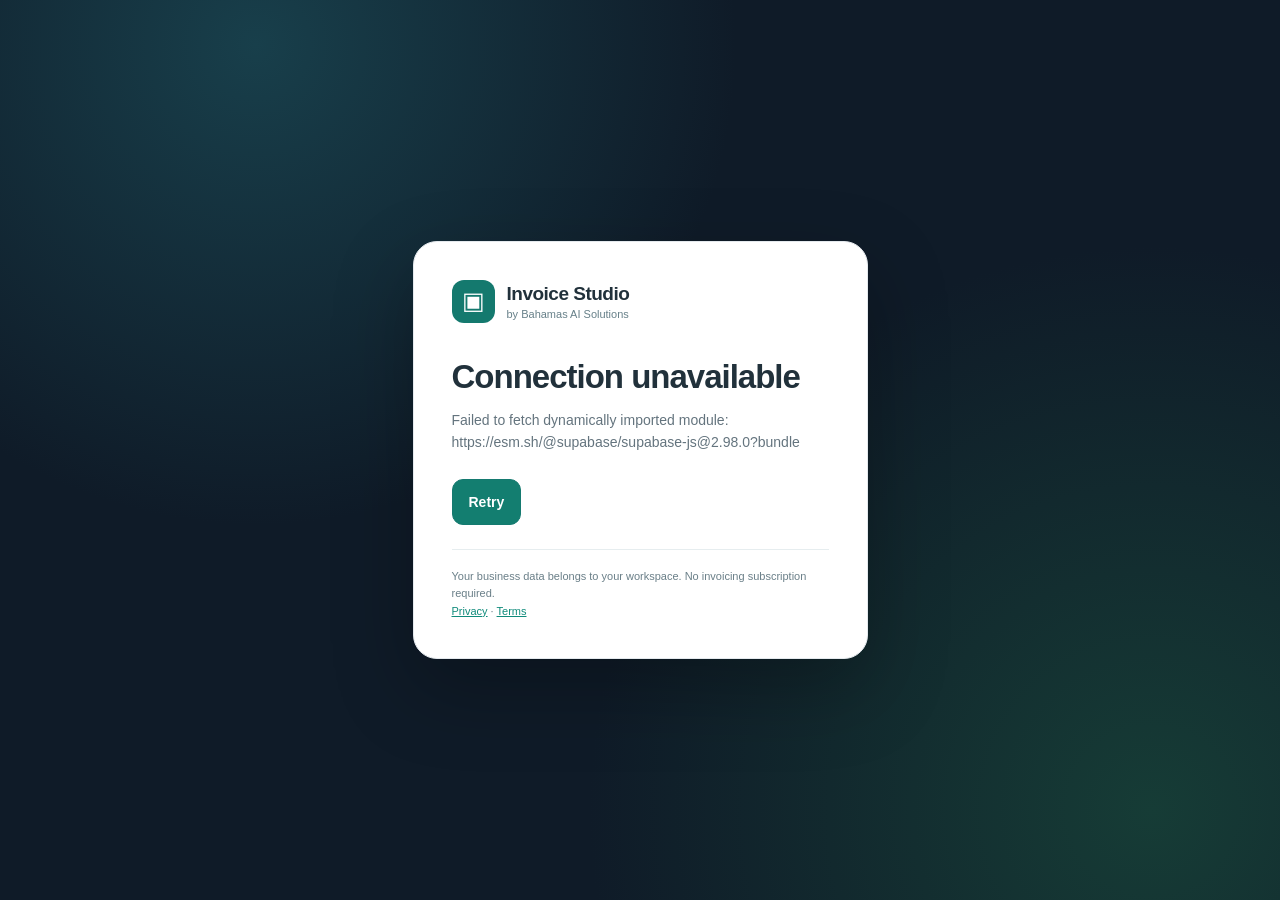
<file: index.html>
<!doctype html><html lang="en"><head>
 <meta charset="utf-8"><meta name="viewport" content="width=device-width,initial-scale=1,viewport-fit=cover">
 <meta name="theme-color" content="#0f1b28"><meta name="description" content="Free, secure invoicing for small businesses. Make estimates, invoices, branded PDFs and financial reports, from anywhere.">
 <title>Invoice Studio | Free invoicing for small businesses</title>
 <link rel="icon" href="./icon.svg" type="image/svg+xml"><link rel="manifest" href="./manifest.webmanifest">
 <link rel="stylesheet" href="./styles.css">
</head><body><div id="app"><main class="auth-screen"><div class="auth-card"><h1>Invoice Studio</h1><p>Loading secure sign-in…</p></div></main></div>
<script src="./config.js"></script><script type="module" src="./cloud.js"></script>
</body></html>
</file>
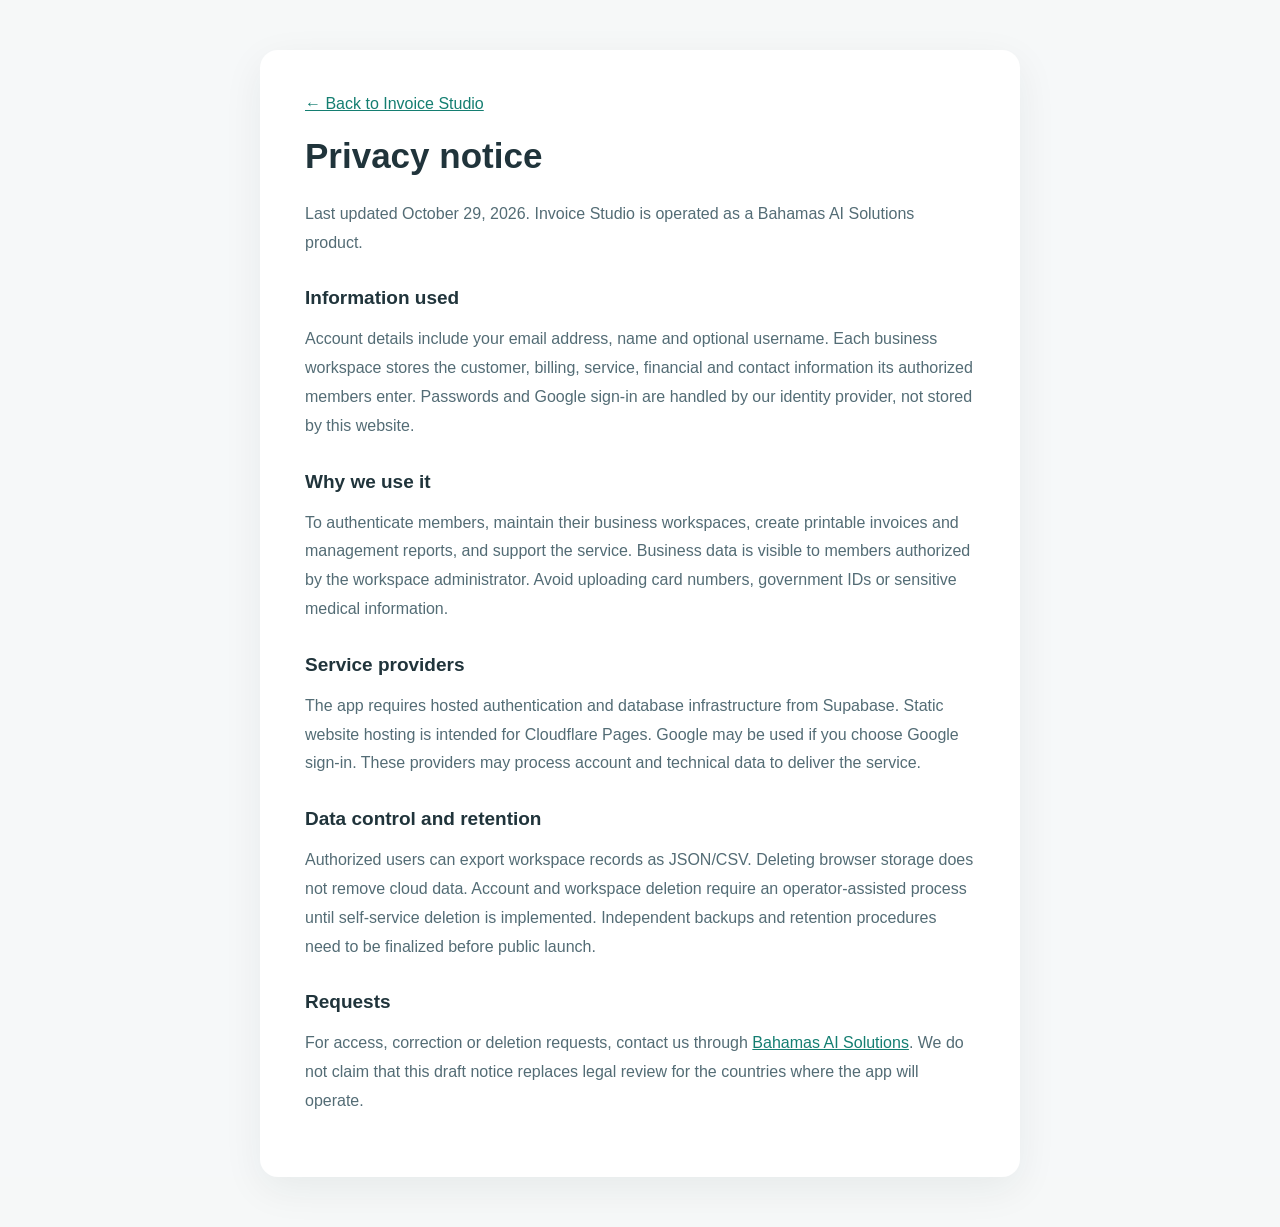
<file: privacy.html>
<!doctype html><html lang="en"><head><meta charset="utf-8"><meta name="viewport" content="width=device-width,initial-scale=1"><title>Privacy | Invoice Studio</title><link rel="stylesheet" href="styles.css"></head><body class="legal"><main><a href="./">← Back to Invoice Studio</a><h1>Privacy notice</h1><p>Last updated October 29, 2026. Invoice Studio is operated as a Bahamas AI Solutions product.</p><h2>Information used</h2><p>Account details include your email address, name and optional username. Each business workspace stores the customer, billing, service, financial and contact information its authorized members enter. Passwords and Google sign-in are handled by our identity provider, not stored by this website.</p><h2>Why we use it</h2><p>To authenticate members, maintain their business workspaces, create printable invoices and management reports, and support the service. Business data is visible to members authorized by the workspace administrator. Avoid uploading card numbers, government IDs or sensitive medical information.</p><h2>Service providers</h2><p>The app requires hosted authentication and database infrastructure from Supabase. Static website hosting is intended for Cloudflare Pages. Google may be used if you choose Google sign-in. These providers may process account and technical data to deliver the service.</p><h2>Data control and retention</h2><p>Authorized users can export workspace records as JSON/CSV. Deleting browser storage does not remove cloud data. Account and workspace deletion require an operator-assisted process until self-service deletion is implemented. Independent backups and retention procedures need to be finalized before public launch.</p><h2>Requests</h2><p>For access, correction or deletion requests, contact us through <a href="https://bahamasaisolutions.com">Bahamas AI Solutions</a>. We do not claim that this draft notice replaces legal review for the countries where the app will operate.</p></main></body></html>
</file>
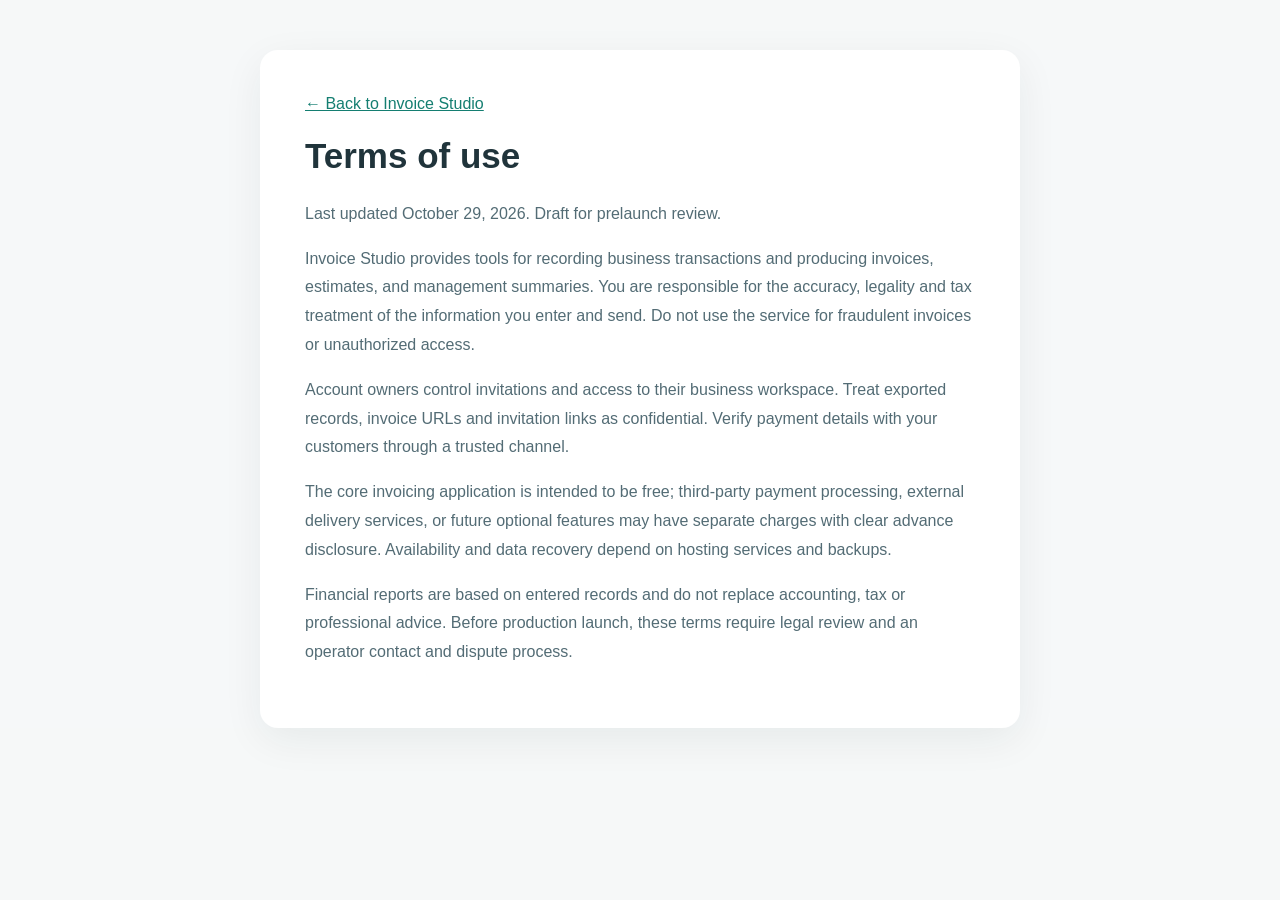
<file: terms.html>
<!doctype html><html lang="en"><head><meta charset="utf-8"><meta name="viewport" content="width=device-width,initial-scale=1"><title>Terms | Invoice Studio</title><link rel="stylesheet" href="styles.css"></head><body class="legal"><main><a href="./">← Back to Invoice Studio</a><h1>Terms of use</h1><p>Last updated October 29, 2026. Draft for prelaunch review.</p><p>Invoice Studio provides tools for recording business transactions and producing invoices, estimates, and management summaries. You are responsible for the accuracy, legality and tax treatment of the information you enter and send. Do not use the service for fraudulent invoices or unauthorized access.</p><p>Account owners control invitations and access to their business workspace. Treat exported records, invoice URLs and invitation links as confidential. Verify payment details with your customers through a trusted channel.</p><p>The core invoicing application is intended to be free; third-party payment processing, external delivery services, or future optional features may have separate charges with clear advance disclosure. Availability and data recovery depend on hosting services and backups.</p><p>Financial reports are based on entered records and do not replace accounting, tax or professional advice. Before production launch, these terms require legal review and an operator contact and dispute process.</p></main></body></html>
</file>
<file: styles.css>
:root{--ink:#14242d;--muted:#78858f;--line:#e4e9ec;--paper:#fff;--canvas:#f6f8f8;--side:#101e2a;--accent:#108b7b;--accentlight:#e5f5ef;--danger:#b94a4c;--gold:#ad791c;--shadow:0 14px 35px rgba(20,36,45,.055)}
*{box-sizing:border-box}html,body{margin:0;min-height:100%;font-family:Inter,-apple-system,BlinkMacSystemFont,"Segoe UI",sans-serif;color:var(--ink);background:var(--canvas);-webkit-font-smoothing:antialiased}body{min-width:320px}button,input,select,textarea{font:inherit}button{cursor:pointer}button:disabled{opacity:.4;cursor:not-allowed}a{color:var(--accent)}.app-shell{display:flex;min-height:100vh}.sidebar{width:250px;min-width:250px;background:var(--side);color:#fff;display:flex;flex-direction:column;position:sticky;top:0;height:100vh;padding:30px 17px 23px}.brand{display:flex;align-items:center;gap:12px;padding:2px 13px 34px}.brand-mark{width:37px;height:37px;display:grid;place-items:center;border-radius:11px;background:#d2f4e9;color:#046c5d}.brand strong{font-size:17px;letter-spacing:-.55px}.brand small{display:block;color:#8296a3;font-size:10px;letter-spacing:1.8px;text-transform:uppercase;margin-top:3px}.side-caption{font-size:10px;letter-spacing:2px;color:#607785;font-weight:750;margin:18px 13px 13px;text-transform:uppercase}.nav{display:flex;flex-direction:column;gap:4px}.nav-btn{border:0;background:transparent;color:#9fb0ba;display:flex;align-items:center;gap:13px;width:100%;padding:13px 13px;border-radius:10px;text-align:left;font-size:13px;font-weight:550;transition:.16s}.nav-btn:hover{background:#1a313c;color:#fff}.nav-btn.active{background:#1e3a42;color:#b6f6dc}.nav-btn svg{width:17px;height:17px;stroke-width:1.8}.nav-btn .nav-label{flex:1}.side-foot{margin-top:auto;padding:0 11px}.privacy-note{border-top:1px solid #293c47;padding-top:20px;font-size:11px;color:#8398a4;line-height:1.6}.privacy-note .dot{display:inline-block;width:7px;height:7px;border-radius:50%;background:#60c3a5;margin-right:7px}.side-version{margin-top:18px;color:#4d6776;font-size:10px}.main{flex:1;min-width:0}.topbar{height:78px;border-bottom:1px solid var(--line);background:rgba(255,255,255,.83);display:flex;align-items:center;justify-content:space-between;padding:0 47px;gap:16px}.crumb{display:flex;align-items:center;gap:12px;font-size:12px;color:#8a989f}.crumb strong{color:var(--ink);font-weight:700}.top-actions{display:flex;align-items:center;gap:10px}.avatar{height:36px;width:36px;display:grid;place-items:center;border-radius:50%;background:#dbe9e9;color:#0d776d;font-weight:750;font-size:13px;border:2px solid white;box-shadow:0 0 0 1px #dae5e5}.workspace{max-width:1390px;margin:auto;padding:43px 47px 90px}.eyebrow{text-transform:uppercase;letter-spacing:2.4px;font-size:10px;color:var(--accent);font-weight:800;margin-bottom:12px}.page-heading{display:flex;justify-content:space-between;gap:16px;align-items:center;margin-bottom:29px}.page-heading h1{margin:0;font-size:30px;line-height:1.2;font-weight:720;letter-spacing:-1.5px}.page-heading p{margin:8px 0 0;color:var(--muted);font-size:13px;line-height:1.5}.heading-buttons{display:flex;gap:9px;flex-wrap:wrap;justify-content:flex-end}.btn{border:1px solid transparent;display:inline-flex;align-items:center;justify-content:center;gap:8px;min-height:39px;padding:0 15px;border-radius:9px;font-size:12px;font-weight:700;white-space:nowrap;text-decoration:none;transition:.15s}.btn svg{width:15px;height:15px}.btn:hover{filter:brightness(.97);transform:translateY(-1px)}.btn-primary{background:#117f70;color:#fff;box-shadow:0 5px 14px rgba(17,127,112,.15)}.btn-secondary{color:#283b42;background:#fff;border-color:#dce4e6}.btn-outline{color:#0e786a;background:var(--accentlight);border-color:#d0eae3}.btn-danger{color:#ba3a42;background:#fff0ef;border-color:#fad9d7}.btn-quiet{color:#667880;background:transparent;border-color:transparent}.btn-sm{min-height:30px;padding:0 10px;border-radius:7px;font-size:11px}.icon-btn{border:1px solid var(--line);display:inline-grid;place-items:center;min-width:35px;height:35px;background:#fff;border-radius:9px;color:#667780}.icon-btn svg{width:17px;height:17px}.menu-action{display:none}.demo-banner{border:1px solid #eadbb7;background:#fffaf0;border-radius:11px;padding:12px 16px;margin-bottom:24px;display:flex;justify-content:space-between;align-items:center;gap:15px;color:#745e28;font-size:12px}.demo-banner strong{font-weight:750}.demo-banner button{background:none;border:0;color:#84631a;text-decoration:underline;font-size:12px;font-weight:700}.metric-grid{display:grid;grid-template-columns:repeat(4,minmax(0,1fr));gap:17px;margin-bottom:24px}.metric{background:#fff;border:1px solid #e8ecee;border-radius:15px;box-shadow:var(--shadow);padding:23px 23px 21px;position:relative;overflow:hidden}.metric-title{display:flex;align-items:center;justify-content:space-between;font-size:12px;color:#76858b;margin-bottom:19px}.metric-icon{height:30px;width:30px;border-radius:9px;display:grid;place-items:center;background:#ecf5f4;color:#118e7e}.metric-icon svg{width:16px;height:16px}.metric-value{font-size:27px;letter-spacing:-1px;font-weight:750;line-height:1.3;font-variant-numeric:tabular-nums}.metric-foot{font-size:11px;color:#85939b;margin-top:10px}.metric-foot span{color:#158c72;font-weight:700}.content-grid{display:grid;grid-template-columns:minmax(0,1.7fr) minmax(255px,1fr);gap:20px}.panel{background:#fff;border:1px solid #e7ecee;border-radius:15px;box-shadow:var(--shadow);min-width:0}.panel-head{padding:24px 24px 18px;display:flex;align-items:center;justify-content:space-between;gap:12px}.panel-head h2,.card-head h2{font-size:15px;letter-spacing:-.3px;margin:0;font-weight:740}.panel-head p{font-size:11px;color:var(--muted);margin:6px 0 0}.link-button{background:none;border:0;font-weight:700;color:var(--accent);font-size:11px;display:inline-flex;align-items:center;gap:4px}.link-button svg{height:14px;width:14px}.table-wrap{width:100%;overflow-x:auto}.table{width:100%;border-collapse:collapse;text-align:left;white-space:nowrap}.table th{color:#87939b;font-size:10px;font-weight:730;text-transform:uppercase;letter-spacing:1px;padding:12px 23px;border-bottom:1px solid #e9edef}.table td{padding:17px 23px;border-bottom:1px solid #edf0f2;font-size:12px}.table tr:last-child td{border-bottom:0}.table tbody tr:hover{background:#fbfdfc}.table tr.clickable{cursor:pointer}.table .strong{font-weight:740}.table .sub{display:block;color:#8a969d;font-size:11px;margin-top:5px}.table .money{font-variant-numeric:tabular-nums;font-weight:720}.badge{font-size:10px;font-weight:750;padding:6px 9px;border-radius:20px;display:inline-flex;align-items:center;gap:5px}.badge:before{content:"";height:5px;width:5px;border-radius:50%;background:currentColor}.badge-paid,.badge-accepted{background:#e8f7ef;color:#198a63}.badge-overdue,.badge-declined{background:#fff0f0;color:#b84c4e}.badge-sent,.badge-partial{background:#eaf0fb;color:#537cbe}.badge-draft{background:#f0f1f2;color:#768088}.panel-body{padding:0 24px 25px}.quick-list{display:flex;flex-direction:column;gap:12px}.quick-btn{background:#f8faf9;border:1px solid #ebf0ef;display:flex;align-items:center;gap:13px;width:100%;padding:14px;border-radius:10px;text-align:left;color:var(--ink)}.quick-btn:hover{background:#e9f6f1}.quick-btn .quick-ico{width:35px;height:35px;display:grid;place-items:center;background:#e4f4ee;border-radius:9px;color:var(--accent)}.quick-btn .quick-ico svg{width:17px;height:17px}.quick-btn strong{font-size:12px}.quick-btn small{display:block;color:#85939a;margin-top:3px;font-size:11px}.quick-btn .arrow{margin-left:auto;color:#819394}.tip{background:#edf7f3;border-radius:12px;padding:18px;margin-top:16px;font-size:12px;color:#54746c;line-height:1.6}.tip strong{color:#1d6f5e}.search-bar{display:flex;align-items:center;gap:11px;flex-wrap:wrap;margin-bottom:16px}.search-box{display:flex;align-items:center;gap:8px;border:1px solid #e0e6e7;border-radius:10px;background:#fff;padding:0 12px;min-height:40px;flex:1;min-width:180px}.search-box svg{width:16px;height:16px;color:#96a3a8}.search-box input{border:0;outline:0;font-size:12px;min-width:0;width:100%;background:transparent}.filter{border:1px solid #e0e6e7;background:#fff;border-radius:9px;min-height:40px;padding:0 10px;min-width:125px;color:#52636d;font-size:12px}.empty{padding:58px 20px;text-align:center;color:#87949c}.empty svg{width:40px;height:40px;color:#b1c4c7}.empty strong{display:block;color:#2b4249;font-size:15px;margin-top:12px}.empty p{font-size:12px;line-height:1.7;max-width:330px;margin:8px auto 16px}.row-actions{display:flex;gap:5px}.row-actions .icon-btn{height:29px;min-width:29px;border:0;background:transparent}.row-actions .icon-btn:hover{background:#f0f5f2}.form-card{padding:25px}.settings-grid{display:grid;grid-template-columns:1fr 1fr;gap:20px}.field-grid{display:grid;grid-template-columns:repeat(2,minmax(0,1fr));gap:15px}.field{display:flex;flex-direction:column;gap:7px;min-width:0}.field label{font-size:11px;color:#50626c;font-weight:700}.field input,.field textarea,.field select{width:100%;border:1px solid #dde5e7;border-radius:9px;background:#fff;color:var(--ink);font-size:13px;outline:0;padding:10px 12px;min-height:40px}.field textarea{resize:vertical;min-height:83px;line-height:1.5}.field :is(input,textarea,select):focus{border-color:#3da693;box-shadow:0 0 0 3px rgba(21,150,124,.11)}.field input[type=color]{padding:3px;height:40px}.field input[type=checkbox]{width:auto;min-height:initial}.full{grid-column:1/-1}.section-label{font-size:13px;font-weight:750;letter-spacing:-.2px;color:#344951;margin:0 0 17px}.muted{color:var(--muted)}.tiny{font-size:11px;line-height:1.6}.toolbar{display:flex;gap:8px;flex-wrap:wrap}.report-grid{display:grid;grid-template-columns:1.3fr 1fr;gap:20px}.bar-chart{padding:6px 25px 23px;height:240px;display:flex;align-items:flex-end;gap:15px}.bar-col{flex:1;height:100%;display:flex;flex-direction:column;align-items:center;justify-content:flex-end;gap:8px;color:#96a1a7;font-size:10px}.bar-track{height:165px;width:100%;display:flex;align-items:flex-end;justify-content:center;position:relative;background:linear-gradient(to top,transparent 24%,#f5f7f7 24%,#f5f7f7 25%,transparent 25%,transparent 49%,#f5f7f7 49%,#f5f7f7 50%,transparent 50%,transparent 74%,#f5f7f7 74%,#f5f7f7 75%,transparent 75%)}.bar{width:min(34px,80%);border-radius:6px 6px 0 0;background:linear-gradient(#1ca790,#0f796e);min-height:2px}.help-row{display:flex;align-items:center;gap:10px;color:#798b91;font-size:11px;margin-top:15px}.help-row svg{width:15px;height:15px}.modal-backdrop{position:fixed;inset:0;z-index:50;background:rgba(9,24,32,.59);backdrop-filter:blur(4px);display:flex;align-items:center;justify-content:center;padding:24px;overflow:auto}.modal{width:min(620px,100%);background:#fff;border-radius:16px;box-shadow:0 30px 110px #061a3044;max-height:92vh;display:flex;flex-direction:column}.modal.wide{width:min(970px,100%)}.modal-header{padding:22px 28px;border-bottom:1px solid var(--line);display:flex;justify-content:space-between;align-items:center;gap:12px;flex:none}.modal-header h2{margin:0;font-size:18px;letter-spacing:-.7px}.modal-header small{display:block;font-size:11px;color:#8b989f;margin-top:5px}.modal-content{overflow:auto;padding:25px 28px;min-height:0}.modal-footer{padding:15px 28px;border-top:1px solid var(--line);display:flex;align-items:center;justify-content:space-between;gap:10px;flex:none}.modal-footer .right{display:flex;gap:8px}.doc-columns{display:grid;grid-template-columns:1fr 1fr 1fr;gap:13px}.line-table{border:1px solid var(--line);border-radius:11px;overflow:auto;margin-top:21px}.line-table table{border-collapse:collapse;width:100%;min-width:630px}.line-table th{font-size:10px;letter-spacing:1px;color:#82929a;text-transform:uppercase;text-align:left;background:#f8faf9;padding:11px}.line-table td{padding:7px 9px;border-top:1px solid #edf1f1}.line-table :is(input,select){width:100%;border:1px solid #e3e9e9;border-radius:7px;padding:9px;color:var(--ink);font-size:12px}.line-table .check{width:auto}.line-table .narrow{width:75px}.line-table .price{width:100px}.line-table .delete-line{border:0;background:none;color:#a44952}.totals-box{margin-left:auto;width:300px;max-width:100%;margin-top:17px}.totals-row{display:flex;align-items:center;justify-content:space-between;padding:8px 0;font-size:12px;color:#73848b}.totals-row strong{color:var(--ink)}.totals-row.grand{border-top:1px solid var(--line);font-weight:780;font-size:17px;color:var(--ink);margin-top:5px;padding-top:15px}.totals-box input{width:66px;padding:5px;border:1px solid #dfe8e7;border-radius:6px;text-align:right}.doc-preview{background:#fff;border:1px solid var(--line);border-radius:10px;padding:28px;margin-bottom:16px}.preview-top{display:flex;justify-content:space-between;gap:30px;border-bottom:2px solid #178c7b;padding-bottom:23px}.preview-top h2{font-size:24px;margin:0;color:#14252d}.preview-title{text-align:right}.preview-title h2{font-size:30px;letter-spacing:1px;font-weight:750}.preview-title p{color:#7c898e;font-size:12px}.preview-middle{display:grid;grid-template-columns:1fr 1fr;gap:20px;padding:24px 0;font-size:12px;line-height:1.7}.preview-middle small{font-size:10px;color:#819197;text-transform:uppercase;letter-spacing:1.2px;font-weight:800}.preview-table{width:100%;border-collapse:collapse;margin:14px 0 18px}.preview-table th{border-bottom:1px solid #d9e3e1;background:#f5faf8;text-align:left;padding:11px;font-size:11px}.preview-table td{border-bottom:1px solid #e8eeed;padding:12px 10px;font-size:12px}.preview-table .num{text-align:right}.preview-total{margin-left:auto;width:260px;max-width:100%;font-size:12px}.preview-total div{display:flex;justify-content:space-between;padding:8px 0}.preview-total .big{font-weight:800;font-size:18px;border-top:2px solid #1a897a;padding:14px 0}.preview-notes{border-top:1px solid #e8efed;padding-top:18px;margin-top:25px;line-height:1.7;font-size:11px;color:#52656c;white-space:pre-wrap}.overview-insight{padding:22px;background:linear-gradient(130deg,#14352f,#0d6356);color:#fff;border-radius:14px;margin-bottom:20px}.overview-insight span{font-size:10px;text-transform:uppercase;letter-spacing:1.5px;color:#b0ddd2}.overview-insight h3{font-size:20px;letter-spacing:-.6px;line-height:1.4;margin:9px 0}.overview-insight p{font-size:11px;color:#b4d6ce;line-height:1.6}.overview-insight button{border:0;border-radius:7px;padding:9px 13px;background:#e5f6ee;font-size:11px;font-weight:700;color:#135b4e}.data-warning{padding:13px 16px;font-size:12px;background:#fff7e8;border:1px solid #f2e4c8;border-radius:9px;color:#876522;line-height:1.6}.chart-legend{display:flex;gap:15px;align-items:center;font-size:11px;color:#7d898d}.chart-legend b{width:8px;height:8px;border-radius:2px;display:inline-block;background:#159680}.toast{position:fixed;right:24px;bottom:24px;z-index:100;background:#152c33;color:#fff;border-radius:10px;padding:13px 18px;box-shadow:0 12px 35px #152c3330;font-size:12px;max-width:360px}.mobile-nav{display:none}.logo-preview{max-height:62px;max-width:150px;object-fit:contain}.double-button{display:flex;align-items:center;gap:9px;flex-wrap:wrap}.inline-note{font-size:10px;color:#88979b}.pill-initial{height:34px;width:34px;border-radius:10px;background:#eef4f3;color:#268374;display:grid;place-items:center;font-weight:760}.client-cell{display:flex;align-items:center;gap:10px}.no-wrap{white-space:nowrap}
@media(max-width:1200px){.metric-grid{grid-template-columns:repeat(2,minmax(0,1fr))}.workspace{padding:35px 30px 90px}.topbar{padding:0 30px}.sidebar{width:216px;min-width:216px}.table td,.table th{padding-left:15px;padding-right:15px}}
@media(max-width:900px){.sidebar{width:71px;min-width:71px;padding:24px 11px}.brand{padding:0 7px 28px}.brand strong,.brand small,.side-caption,.nav-label,.side-foot{display:none}.nav-btn{justify-content:center;padding:14px 0}.nav-btn svg{width:20px;height:20px}.content-grid,.report-grid{grid-template-columns:1fr}.settings-grid{grid-template-columns:1fr}.topbar{height:67px}}
@media(max-width:650px){.sidebar{display:none}.topbar{height:63px;padding:0 18px}.workspace{padding:28px 16px 105px}.crumb{font-size:11px}.top-actions .btn-secondary{display:none}.page-heading{align-items:flex-start;flex-direction:column;gap:16px;margin-bottom:20px}.page-heading h1{font-size:26px}.heading-buttons{justify-content:flex-start;width:100%}.metric-grid{gap:10px;margin-bottom:14px}.metric{padding:17px 14px;border-radius:12px}.metric-title{font-size:10px;margin-bottom:10px}.metric-value{font-size:20px}.metric-icon{height:26px;width:26px}.metric-foot{font-size:10px}.panel-head{padding:19px 17px 12px}.panel-body{padding:0 17px 18px}.mobile-nav{display:flex;align-items:center;justify-content:space-around;position:fixed;bottom:0;left:0;right:0;z-index:30;background:#fff;border-top:1px solid #e3e9e8;padding:9px 6px max(9px,env(safe-area-inset-bottom))}.mobile-nav button{background:none;border:0;display:flex;align-items:center;flex-direction:column;gap:4px;color:#899b9d;min-width:63px;font-size:10px}.mobile-nav button.active{color:#078676;font-weight:700}.mobile-nav svg{width:21px;height:21px}.demo-banner{align-items:flex-start;flex-direction:column;gap:6px}.table th,.table td{padding:12px}.modal-backdrop{align-items:flex-end;padding:0}.modal{width:100%;max-height:96vh;border-radius:18px 18px 0 0}.modal-header{padding:17px}.modal-content{padding:18px}.modal-footer{padding:13px 17px;flex-wrap:wrap}.modal-footer .right{margin-left:auto}.doc-columns{grid-template-columns:1fr 1fr}.field-grid{grid-template-columns:1fr}.field-grid .full{grid-column:auto}.preview-top{flex-direction:column}.preview-title{text-align:left}.preview-middle{grid-template-columns:1fr}.doc-preview{padding:15px}.preview-table{min-width:450px}.doc-print-wrap{overflow:auto}.settings-grid{gap:13px}.form-card{padding:20px}.bar-chart{gap:6px;padding:6px 15px 23px}.topbar .avatar{height:30px;width:30px}}
@media print{.sidebar,.topbar,.mobile-nav,.workspace,.modal-backdrop,.toast{display:none!important}}

/* Cloud authentication, team management and print-report controls */
.auth-screen{min-height:100dvh;display:grid;place-items:center;padding:32px 16px;background:radial-gradient(circle at 20% 5%,#183f4b 0%,transparent 36%),radial-gradient(circle at 90% 90%,#163c36 0%,transparent 40%),#0f1b28;color:#eaf2f4}
.auth-card{width:min(100%,455px);background:#fff;color:#21313b;border:1px solid #e4e9ed;border-radius:24px;padding:clamp(24px,5vw,38px);box-shadow:0 30px 80px #0004}
.auth-brand{display:flex;align-items:center;gap:12px;margin-bottom:36px}.auth-brand b{display:block;font-size:19px;letter-spacing:-.5px}.auth-brand small{display:block;color:#678089;margin-top:3px;font-size:11px}
.auth-mark{display:grid;place-items:center;width:43px;height:43px;background:#14796e;color:white;border-radius:12px;font-size:24px}.auth-card h1{font-size:clamp(26px,4vw,33px);margin:0 0 7px;line-height:1.1;letter-spacing:-1px}.auth-card>p{color:#64747e;font-size:14px;line-height:1.6;margin-bottom:25px}
.auth-form{display:grid;gap:15px}.auth-form label,.report-controls label{font-size:12px;font-weight:750;color:#435761;display:grid;gap:6px}.auth-form input,.auth-form select,.report-controls input,.report-controls select{border-radius:11px;border:1px solid #cfdbde;background:#fff;padding:13px 14px;font:inherit;color:#1c3039;width:100%;min-width:0}.auth-form input:focus,.report-controls input:focus{outline:3px solid #a5ded5;border-color:#178778}
.auth-primary,.auth-google{display:flex;align-items:center;justify-content:center;gap:12px;cursor:pointer;border-radius:11px;padding:13px 16px;border:1px solid #157a70;font-weight:750;font-size:14px;min-height:46px}.auth-primary{background:#137e70;color:#fff}.auth-primary:hover{background:#0b685d}.auth-primary:disabled{opacity:.55;cursor:wait}.auth-google{width:100%;background:white;color:#21313b;border-color:#d8e3e6;margin-top:14px}.auth-google:hover{background:#f3f8f8}
.auth-links{display:flex;justify-content:space-between;margin-top:18px;gap:15px}.auth-links button,.text-link{border:0;background:none;padding:7px 0;color:#0f766d;font-weight:700;cursor:pointer;text-decoration:underline;text-underline-offset:3px}.auth-message{font-size:12px;color:#b13c3c;margin-top:14px;line-height:1.5;min-height:0}.auth-message.success{color:#11745a}.auth-foot{border-top:1px solid #e6edef;color:#6a7f88;margin-top:24px;padding-top:18px;font-size:11px;line-height:1.6}.auth-loading{height:3px;background:linear-gradient(90deg,transparent,#14816f,transparent);margin-top:18px;animation:auth-slide 1.5s linear infinite}@keyframes auth-slide{from{transform:scaleX(.2)}to{transform:scaleX(1)}}
.sync-status{font-size:11px;color:#5f777e;white-space:nowrap}.workspace-switch{display:flex;align-items:center;gap:7px;max-width:220px;min-height:40px;border:1px solid #d9e5e7;border-radius:10px;background:#fff;padding:8px 10px;color:#29414b;font-size:11px;cursor:pointer}.workspace-switch span{white-space:nowrap;overflow:hidden;text-overflow:ellipsis;max-width:145px}.workspace-switch:hover{border-color:#138577}
.cloud-backdrop{position:fixed;inset:0;background:#0c1823b5;z-index:2000;display:grid;place-items:center;padding:20px}.cloud-dialog{width:min(100%,510px);background:#fff;color:#21333d;border-radius:19px;padding:24px;box-shadow:0 30px 90px #0004;max-height:90dvh;overflow:auto}.cloud-dialog-top{display:flex;justify-content:space-between;align-items:center;font-size:17px}.cloud-dialog-top button{border:0;background:transparent;font-size:28px;cursor:pointer}.cloud-dialog h3{margin:22px 0 12px}.team-tabs{display:flex;gap:6px;border-bottom:1px solid #e1e9eb;margin-top:15px;overflow-x:auto}.team-tabs button{border:0;border-bottom:2px solid transparent;background:transparent;padding:13px 15px;cursor:pointer;color:#60737c}.team-tabs button.active{border-color:#158578;color:#146d63;font-weight:800}.team-row{padding:12px 2px;display:flex;justify-content:space-between;align-items:center;gap:12px;border:0;border-bottom:1px solid #e8edef;background:#fff;width:100%;text-align:left;color:#233e47}.team-row[data-workspace]{cursor:pointer}.team-row[data-workspace]:hover{background:#f4faf8}.team-row b,.team-row small{display:block}.team-row small{color:#809098;font-size:11px;margin-top:3px}.auth-form.mini{padding-top:18px;gap:12px}.mini-muted{font-size:12px;color:#6c8189;line-height:1.6}.report-controls{display:flex;align-items:flex-end;gap:12px;flex-wrap:wrap;padding:15px 18px;margin-bottom:20px}.report-controls label{flex:1;min-width:145px}.report-body{padding:20px;margin-top:16px}.report-totals{display:grid;gap:0;border:1px solid #e2ebec;border-radius:12px;overflow:hidden;margin:14px 0 26px}.report-totals>div{display:flex;justify-content:space-between;gap:10px;padding:12px 16px;border-bottom:1px solid #e3ebed;font-size:13px}.report-totals>div:last-child{border-bottom:0}.report-totals .strong{background:#edf9f5;color:#0e695e;font-size:15px}.report-body h3{margin:13px 0 12px;font-size:14px}
@media(max-width:850px){.sync-status{display:none}.workspace-switch{max-width:135px}.workspace-switch span{display:none}.report-controls{flex-direction:column;align-items:stretch}.report-controls label{width:100%;min-width:0}.report-grid{grid-template-columns:1fr}.auth-screen{padding:22px 12px}}
@media print{.auth-screen,.cloud-backdrop{display:none!important}}
.legal{background:#f6f8f9;color:#20343b}.legal main{max-width:760px;background:white;margin:50px auto;padding:45px;border-radius:18px;box-shadow:0 12px 40px #152b3211}.legal h1{font-size:35px}.legal h2{font-size:19px;margin-top:30px}.legal p{line-height:1.8;color:#536c75}.legal a{color:#147e71}
@media(max-width:700px){.legal main{margin:0;padding:28px;border-radius:0}}
</file>
